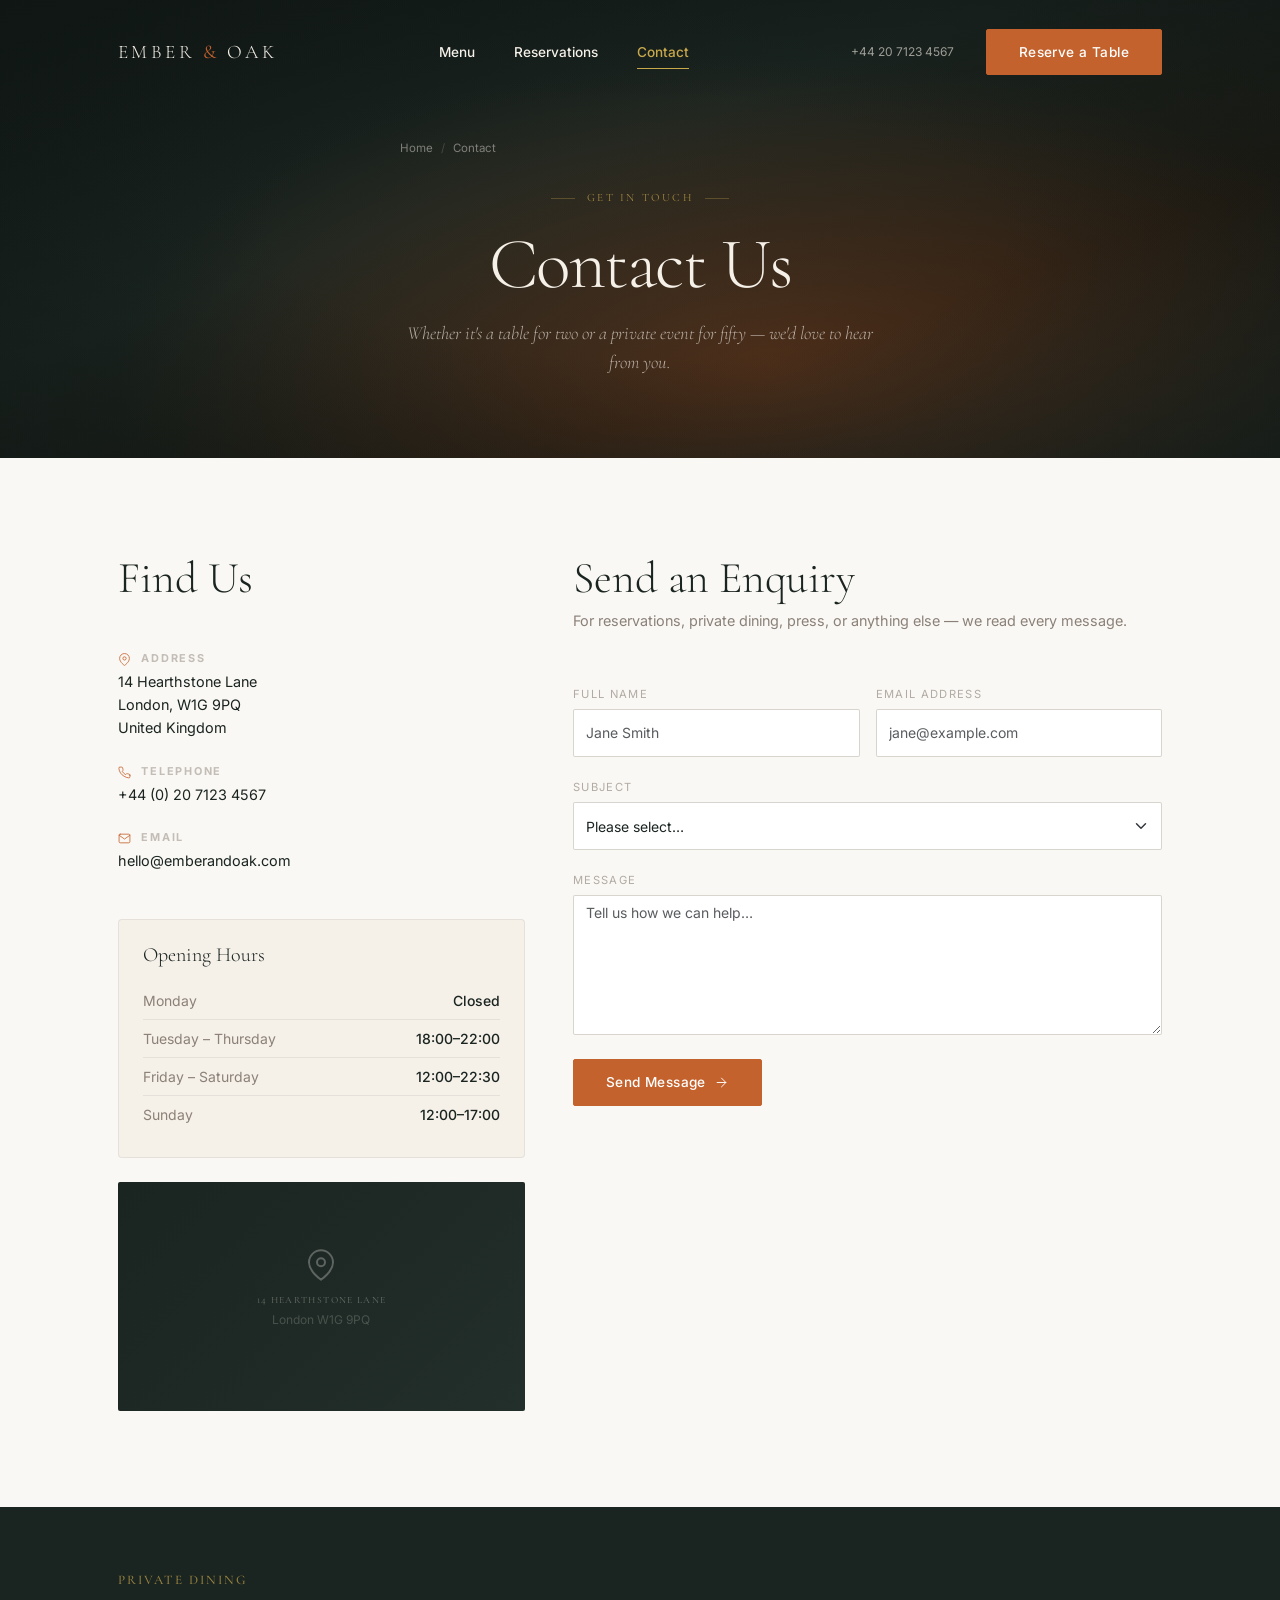
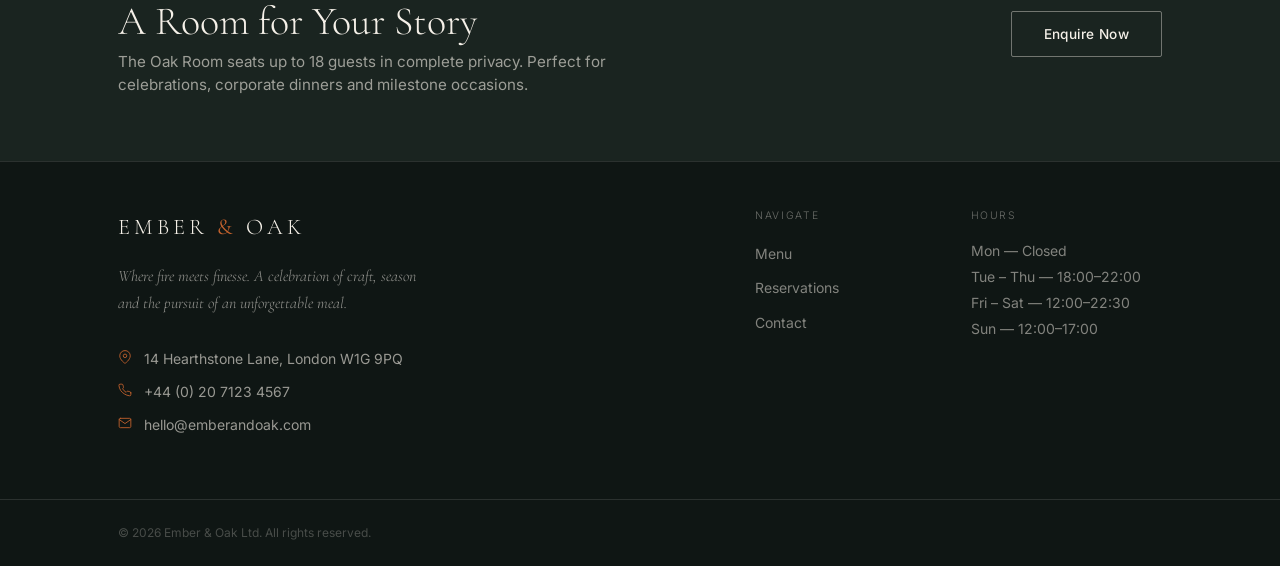
<file: contact.html>
<!DOCTYPE html>
<html lang="en">
<head>
  <meta charset="UTF-8" />
  <meta name="viewport" content="width=device-width, initial-scale=1.0" />
  <title>Contact — Ember &amp; Oak</title>
  <meta name="description" content="Get in touch with Ember &amp; Oak. Find us at 14 Hearthstone Lane, London W1G 9PQ. Enquire about private dining, events or general questions." />

  <link rel="preconnect" href="https://fonts.googleapis.com" />
  <link rel="preconnect" href="https://fonts.gstatic.com" crossorigin />
  <link href="https://fonts.googleapis.com/css2?family=Cormorant+Garamond:ital,wght@0,300;0,400;0,500;0,600;1,300;1,400&family=Inter:wght@400;500;600&display=swap" rel="stylesheet" />
  <link rel="stylesheet" href="https://cdn.jsdelivr.net/npm/bootstrap@5.3.3/dist/css/bootstrap.min.css" />
  <link rel="stylesheet" href="assets/css/style.css" />
</head>
<body>

  <a href="#main-content" class="skip-nav">Skip to content</a>

  <!-- Navigation -->
  <header id="mainNav" role="banner">
    <nav class="container-xl px-4 px-lg-5 d-flex align-items-center justify-content-between" style="height:80px;" aria-label="Primary navigation">
      <a href="index.html" class="navbar-brand">Ember <span class="ampersand">&amp;</span> Oak</a>
      <ul class="navbar-nav flex-row d-none d-lg-flex gap-1" role="list">
        <li class="nav-item"><a class="nav-link" href="menu.html">Menu</a></li>
        <li class="nav-item"><a class="nav-link" href="reservations.html">Reservations</a></li>
        <li class="nav-item"><a class="nav-link" href="contact.html" aria-current="page">Contact</a></li>
      </ul>
      <div class="d-none d-lg-flex align-items-center gap-3">
        <a href="tel:+442071234567" class="nav-phone">+44 20 7123 4567</a>
        <a href="reservations.html" class="btn btn-ember btn-sm">Reserve a Table</a>
      </div>
      <button class="navbar-toggler d-lg-none" type="button" data-bs-toggle="offcanvas" data-bs-target="#mobileNav" aria-controls="mobileNav" aria-label="Open menu">
        <span class="navbar-toggler-icon"></span>
      </button>
    </nav>
  </header>

  <div class="offcanvas offcanvas-end d-lg-none" tabindex="-1" id="mobileNav" aria-labelledby="mobileNavLabel">
    <div class="offcanvas-header">
      <span class="offcanvas-title" id="mobileNavLabel">Ember <span class="ampersand">&amp;</span> Oak</span>
      <button type="button" class="btn-close" data-bs-dismiss="offcanvas" aria-label="Close"></button>
    </div>
    <div class="offcanvas-body d-flex flex-column">
      <nav class="flex-grow-1 pt-2">
        <ul class="navbar-nav flex-column">
          <li><a class="nav-link" href="menu.html">Menu</a></li>
          <li><a class="nav-link" href="reservations.html">Reservations</a></li>
          <li><a class="nav-link" href="contact.html" aria-current="page">Contact</a></li>
        </ul>
      </nav>
      <div class="pb-4 pt-3" style="border-top:1px solid rgba(245,240,232,0.2)">
        <a href="reservations.html" class="btn btn-ember w-100 mb-3">Reserve a Table</a>
        <a href="tel:+442071234567" class="nav-phone d-flex justify-content-center">+44 20 7123 4567</a>
      </div>
    </div>
  </div>

  <main id="main-content">

    <!-- Page Hero -->
    <div class="page-hero hero-md">
      <div class="hero-content">
        <nav class="breadcrumb-nav" aria-label="Breadcrumb">
          <ol>
            <li><a href="index.html">Home</a></li>
            <li class="separator" aria-hidden="true">/</li>
            <li aria-current="page">Contact</li>
          </ol>
        </nav>
        <div class="hero-label">Get In Touch</div>
        <h1 style="font-size:clamp(2.5rem,6vw,4.5rem);">Contact Us</h1>
        <p class="hero-subtitle">
          Whether it's a table for two or a private event for fifty — we'd love to hear from you.
        </p>
      </div>
    </div>

    <!-- Content -->
    <section class="section-light section-pad" aria-labelledby="contact-heading">
      <div class="container-xl px-4 px-lg-5">
        <div class="row g-5 g-lg-6 align-items-start">

          <!-- Left: Contact info -->
          <div class="col-12 col-lg-5 animate-on-scroll from-left">

            <h2 id="contact-heading" class="font-display fw-light mb-5" style="font-size:clamp(1.75rem,3.5vw,2.75rem);color:var(--forest);">Find Us</h2>

            <dl class="contact-info mb-5">
              <div class="mb-4">
                <dt>
                  <svg width="13" height="13" viewBox="0 0 24 24" fill="none" style="color:var(--ember);margin-right:.35rem;" aria-hidden="true"><path d="M21 10c0 7-9 13-9 13s-9-6-9-13a9 9 0 1 1 18 0z" stroke="currentColor" stroke-width="1.5"/><circle cx="12" cy="10" r="3" stroke="currentColor" stroke-width="1.5"/></svg>
                  Address
                </dt>
                <dd class="mt-1" style="line-height:1.6;">
                  14 Hearthstone Lane<br />
                  London, W1G 9PQ<br />
                  United Kingdom
                </dd>
              </div>
              <div class="mb-4">
                <dt>
                  <svg width="13" height="13" viewBox="0 0 24 24" fill="none" style="color:var(--ember);margin-right:.35rem;" aria-hidden="true"><path d="M22 16.92v3a2 2 0 0 1-2.18 2 19.79 19.79 0 0 1-8.63-3.07A19.5 19.5 0 0 1 4.69 13 19.79 19.79 0 0 1 1.62 4.37 2 2 0 0 1 3.59 2h3a2 2 0 0 1 2 1.72c.127.96.361 1.903.7 2.81a2 2 0 0 1-.45 2.11L7.91 9.91a16 16 0 0 0 6 6l1.27-1.27a2 2 0 0 1 2.11-.45c.907.339 1.85.573 2.81.7A2 2 0 0 1 22 16.92z" stroke="currentColor" stroke-width="1.5" stroke-linecap="round" stroke-linejoin="round"/></svg>
                  Telephone
                </dt>
                <dd class="mt-1"><a href="tel:+442071234567">+44 (0) 20 7123 4567</a></dd>
              </div>
              <div class="mb-4">
                <dt>
                  <svg width="13" height="13" viewBox="0 0 24 24" fill="none" style="color:var(--ember);margin-right:.35rem;" aria-hidden="true"><path d="M4 4h16c1.1 0 2 .9 2 2v12c0 1.1-.9 2-2 2H4c-1.1 0-2-.9-2-2V6c0-1.1.9-2 2-2z" stroke="currentColor" stroke-width="1.5" stroke-linecap="round"/><path d="M22 6l-10 7L2 6" stroke="currentColor" stroke-width="1.5" stroke-linecap="round" stroke-linejoin="round"/></svg>
                  Email
                </dt>
                <dd class="mt-1"><a href="mailto:hello@emberandoak.com">hello@emberandoak.com</a></dd>
              </div>
            </dl>

            <!-- Hours card -->
            <div class="p-4 rounded-1 mb-4" style="background:var(--cream);border:1px solid rgba(26,36,32,.07);">
              <h3 class="font-display fw-light mb-3" style="font-size:1.25rem;color:var(--forest);">Opening Hours</h3>
              <ul style="list-style:none;margin:0;padding:0;">
                <li class="d-flex justify-content-between border-bottom py-2" style="font-size:.875rem;border-color:rgba(26,36,32,.07)!important;">
                  <span style="color:var(--stone);">Monday</span>
                  <span style="color:var(--forest);font-weight:500;">Closed</span>
                </li>
                <li class="d-flex justify-content-between border-bottom py-2" style="font-size:.875rem;border-color:rgba(26,36,32,.07)!important;">
                  <span style="color:var(--stone);">Tuesday – Thursday</span>
                  <span style="color:var(--forest);font-weight:500;">18:00–22:00</span>
                </li>
                <li class="d-flex justify-content-between border-bottom py-2" style="font-size:.875rem;border-color:rgba(26,36,32,.07)!important;">
                  <span style="color:var(--stone);">Friday – Saturday</span>
                  <span style="color:var(--forest);font-weight:500;">12:00–22:30</span>
                </li>
                <li class="d-flex justify-content-between py-2" style="font-size:.875rem;">
                  <span style="color:var(--stone);">Sunday</span>
                  <span style="color:var(--forest);font-weight:500;">12:00–17:00</span>
                </li>
              </ul>
            </div>

            <!-- Map placeholder -->
            <div class="map-placeholder" role="img" aria-label="Map showing restaurant location at 14 Hearthstone Lane, London">
              <div class="text-center">
                <svg width="32" height="32" viewBox="0 0 24 24" fill="none" style="color:rgba(245,240,232,.3);margin-bottom:.75rem;" aria-hidden="true">
                  <path d="M21 10c0 7-9 13-9 13s-9-6-9-13a9 9 0 1 1 18 0z" stroke="currentColor" stroke-width="1.5"/>
                  <circle cx="12" cy="10" r="3" stroke="currentColor" stroke-width="1.5"/>
                </svg>
                <p class="label-caps mb-1" style="font-size:.6rem;color:rgba(245,240,232,.3);letter-spacing:.14em;">14 Hearthstone Lane</p>
                <p style="font-size:.75rem;color:rgba(245,240,232,.2);">London W1G 9PQ</p>
              </div>
            </div>

          </div>

          <!-- Right: Enquiry form -->
          <div class="col-12 col-lg-7 animate-on-scroll from-right">

            <h2 class="font-display fw-light mb-2" style="font-size:clamp(1.75rem,3.5vw,2.75rem);color:var(--forest);">Send an Enquiry</h2>
            <p class="mb-5" style="font-size:.9rem;color:var(--stone);">
              For reservations, private dining, press, or anything else — we read every message.
            </p>

            <form id="contactForm" class="contact-form" aria-label="Contact enquiry form" novalidate>

              <div class="row g-3 mb-3">
                <div class="col-12 col-sm-6">
                  <label for="ct-name" class="form-label">Full Name</label>
                  <input id="ct-name" type="text" class="form-control" placeholder="Jane Smith" required aria-required="true" autocomplete="name" />
                </div>
                <div class="col-12 col-sm-6">
                  <label for="ct-email" class="form-label">Email Address</label>
                  <input id="ct-email" type="email" class="form-control" placeholder="jane@example.com" required aria-required="true" autocomplete="email" />
                </div>
              </div>

              <div class="mb-3">
                <label for="ct-subject" class="form-label">Subject</label>
                <select id="ct-subject" class="form-select form-control" aria-required="true">
                  <option value="">Please select…</option>
                  <option>Table reservation</option>
                  <option>Private dining enquiry</option>
                  <option>Corporate event</option>
                  <option>Press &amp; media</option>
                  <option>General question</option>
                  <option>Feedback</option>
                </select>
              </div>

              <div class="mb-4">
                <label for="ct-message" class="form-label">Message</label>
                <textarea id="ct-message" class="form-control" rows="6" placeholder="Tell us how we can help…" required aria-required="true"></textarea>
              </div>

              <button type="submit" class="btn btn-ember d-flex align-items-center gap-2">
                <span class="btn-text">Send Message</span>
                <span class="btn-spinner d-none">
                  <svg class="spin" width="16" height="16" viewBox="0 0 24 24" fill="none" aria-hidden="true"><circle cx="12" cy="12" r="10" stroke="currentColor" stroke-width="3" opacity=".25"/><path d="M12 2a10 10 0 0 1 10 10" stroke="currentColor" stroke-width="3" stroke-linecap="round"/></svg>
                </span>
                <svg width="15" height="15" viewBox="0 0 24 24" fill="none" aria-hidden="true"><path d="M5 12h14M12 5l7 7-7 7" stroke="currentColor" stroke-width="1.5" stroke-linecap="round" stroke-linejoin="round"/></svg>
              </button>
            </form>

            <!-- Success -->
            <div id="contactSuccess" class="success-state" style="display:none;" role="alert" aria-live="polite">
              <div class="success-icon">
                <svg width="24" height="24" viewBox="0 0 24 24" fill="none" aria-hidden="true">
                  <path d="M5 13l4 4L19 7" stroke="var(--ember)" stroke-width="2" stroke-linecap="round" stroke-linejoin="round"/>
                </svg>
              </div>
              <h3 class="font-display fw-light" style="font-size:1.75rem;color:var(--forest);margin-bottom:.75rem;">Message Sent</h3>
              <p style="color:var(--stone);font-size:1rem;">
                Thank you for getting in touch. We aim to respond within 24 hours.
              </p>
              <a href="reservations.html" class="btn btn-outline-forest mt-3">Reserve a Table</a>
            </div>

          </div>
        </div>
      </div>
    </section>

    <!-- Private dining strip -->
    <section class="section-dark section-pad-sm" aria-label="Private dining">
      <div class="container-xl px-4 px-lg-5">
        <div class="row align-items-center g-4 animate-on-scroll">
          <div class="col-12 col-md-8">
            <span class="label-caps d-block mb-2" style="color:rgba(201,168,76,.7);">Private Dining</span>
            <h2 class="font-display fw-light text-cream mb-2" style="font-size:clamp(1.5rem,3.5vw,2.5rem);">A Room for Your Story</h2>
            <p style="color:rgba(245,240,232,.6);font-size:.95rem;max-width:520px;margin:0;">
              The Oak Room seats up to 18 guests in complete privacy. Perfect for celebrations,
              corporate dinners and milestone occasions.
            </p>
          </div>
          <div class="col-12 col-md-4 text-md-end">
            <a href="mailto:hello@emberandoak.com" class="btn btn-outline-cream">Enquire Now</a>
          </div>
        </div>
      </div>
    </section>

  </main>

  <!-- Footer -->
  <footer id="siteFooter" role="contentinfo">
    <div class="container-xl px-4 px-lg-5 py-5">
      <div class="row g-5">
        <div class="col-12 col-md-7">
          <a href="index.html" class="footer-brand">Ember <span class="ampersand">&amp;</span> Oak</a>
          <p class="footer-tagline">Where fire meets finesse. A celebration of craft, season and the pursuit of an unforgettable meal.</p>
          <address class="not-italic footer-contact">
            <span>
              <svg width="14" height="14" viewBox="0 0 24 24" fill="none" aria-hidden="true"><path d="M21 10c0 7-9 13-9 13s-9-6-9-13a9 9 0 1 1 18 0z" stroke="currentColor" stroke-width="1.5"/><circle cx="12" cy="10" r="3" stroke="currentColor" stroke-width="1.5"/></svg>
              14 Hearthstone Lane, London W1G 9PQ
            </span>
            <a href="tel:+442071234567">
              <svg width="14" height="14" viewBox="0 0 24 24" fill="none" aria-hidden="true"><path d="M22 16.92v3a2 2 0 0 1-2.18 2 19.79 19.79 0 0 1-8.63-3.07A19.5 19.5 0 0 1 4.69 13 19.79 19.79 0 0 1 1.62 4.37 2 2 0 0 1 3.59 2h3a2 2 0 0 1 2 1.72c.127.96.361 1.903.7 2.81a2 2 0 0 1-.45 2.11L7.91 9.91a16 16 0 0 0 6 6l1.27-1.27a2 2 0 0 1 2.11-.45c.907.339 1.85.573 2.81.7A2 2 0 0 1 22 16.92z" stroke="currentColor" stroke-width="1.5" stroke-linecap="round" stroke-linejoin="round"/></svg>
              +44 (0) 20 7123 4567
            </a>
            <a href="mailto:hello@emberandoak.com">
              <svg width="14" height="14" viewBox="0 0 24 24" fill="none" aria-hidden="true"><path d="M4 4h16c1.1 0 2 .9 2 2v12c0 1.1-.9 2-2 2H4c-1.1 0-2-.9-2-2V6c0-1.1.9-2 2-2z" stroke="currentColor" stroke-width="1.5" stroke-linecap="round"/><path d="M22 6l-10 7L2 6" stroke="currentColor" stroke-width="1.5" stroke-linecap="round" stroke-linejoin="round"/></svg>
              hello@emberandoak.com
            </a>
          </address>
        </div>
        <div class="col-12 col-md-5">
          <div class="row g-4">
            <div class="col-6">
              <h3 class="footer-nav-title">Navigate</h3>
              <ul class="footer-links">
                <li><a href="menu.html">Menu</a></li>
                <li><a href="reservations.html">Reservations</a></li>
                <li><a href="contact.html">Contact</a></li>
              </ul>
            </div>
            <div class="col-6">
              <h3 class="footer-nav-title">Hours</h3>
              <ul class="footer-hours">
                <li>Mon — Closed</li>
                <li>Tue – Thu — 18:00–22:00</li>
                <li>Fri – Sat — 12:00–22:30</li>
                <li>Sun — 12:00–17:00</li>
              </ul>
            </div>
          </div>
        </div>
      </div>
    </div>
    <div class="footer-bottom">
      <div class="container-xl px-4 px-lg-5">
        <p>&copy; 2026 Ember &amp; Oak Ltd. All rights reserved.</p>
      </div>
    </div>
  </footer>

  <script src="https://cdn.jsdelivr.net/npm/bootstrap@5.3.3/dist/js/bootstrap.bundle.min.js"></script>
  <script src="assets/js/main.js"></script>
  <style>
    .spin { animation: spinIt 1s linear infinite; }
    @keyframes spinIt { to { transform: rotate(360deg); } }
  </style>

</body>
</html>
</file>
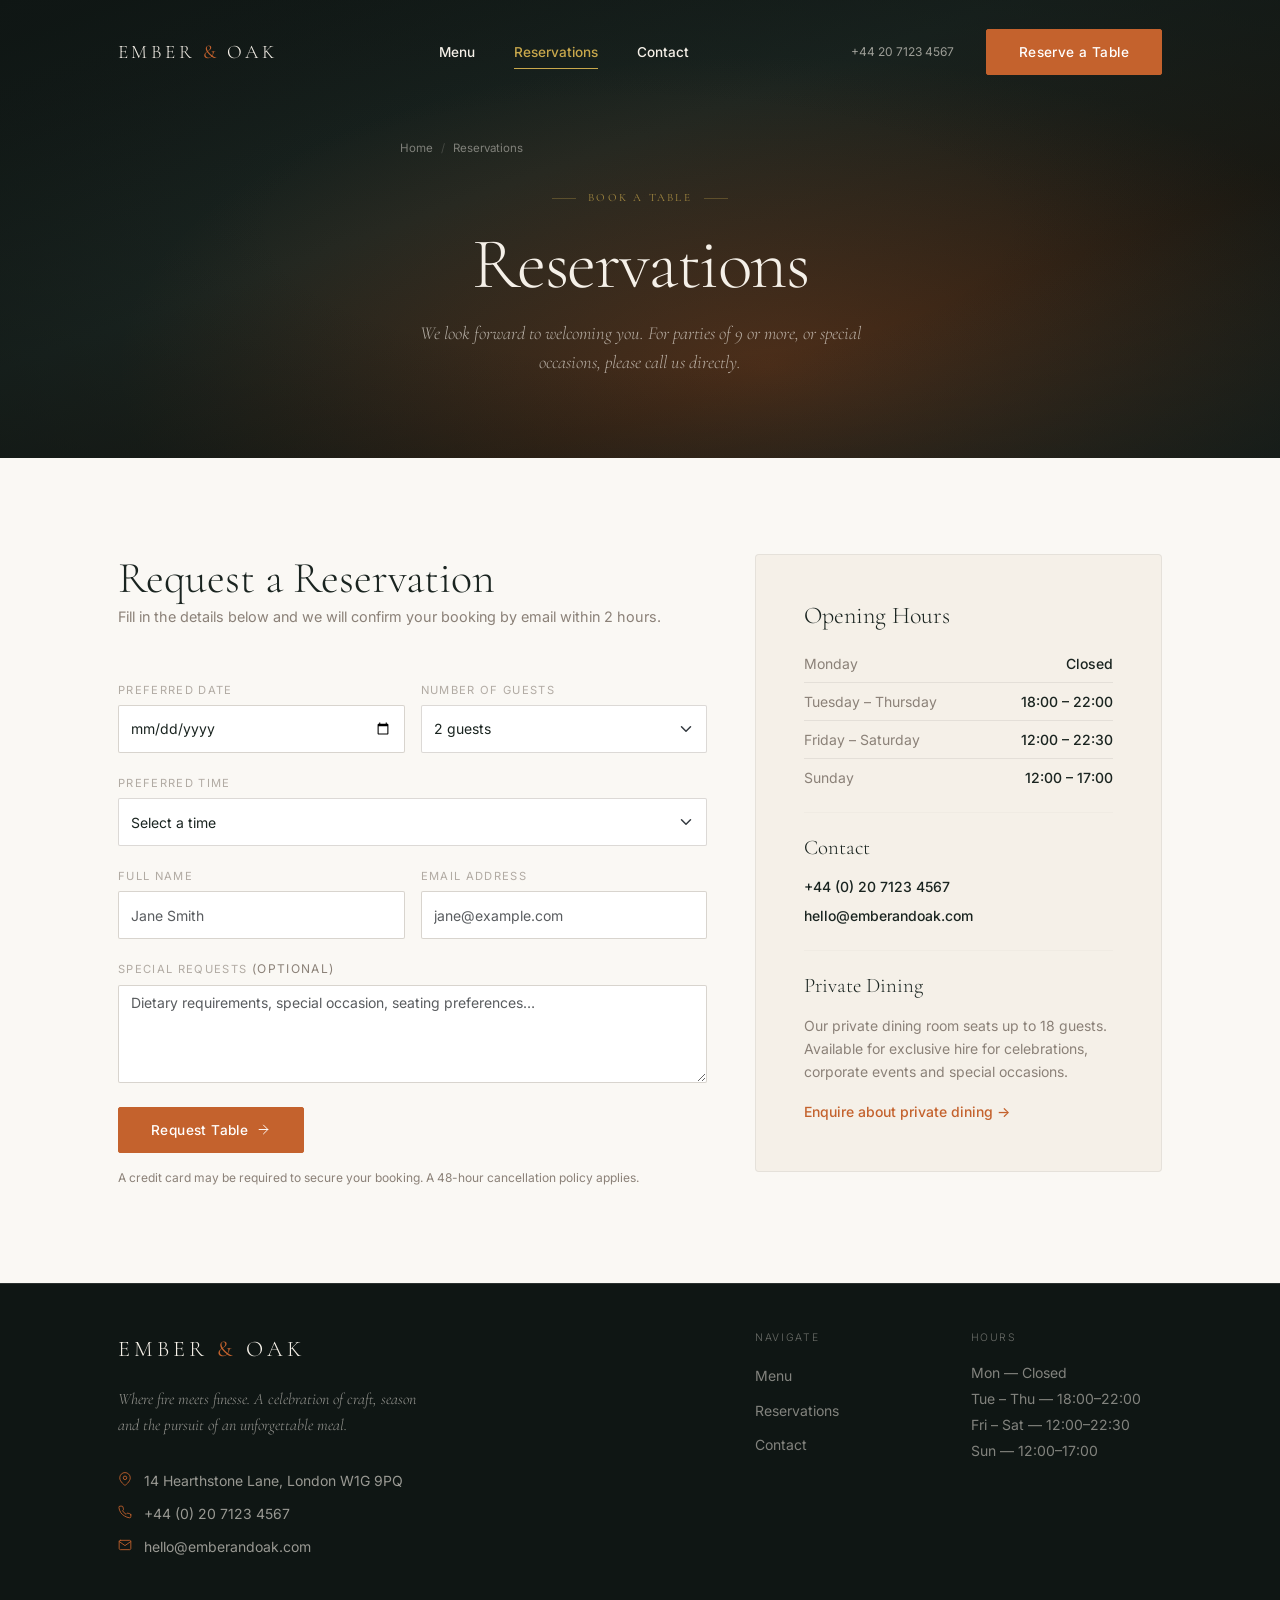
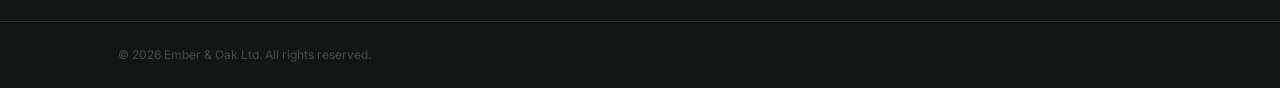
<file: reservations.html>
<!DOCTYPE html>
<html lang="en">
<head>
  <meta charset="UTF-8" />
  <meta name="viewport" content="width=device-width, initial-scale=1.0" />
  <title>Reservations — Ember &amp; Oak</title>
  <meta name="description" content="Reserve a table at Ember &amp; Oak. Book online or call us directly. Fine dining in London — open Tuesday to Sunday." />

  <link rel="preconnect" href="https://fonts.googleapis.com" />
  <link rel="preconnect" href="https://fonts.gstatic.com" crossorigin />
  <link href="https://fonts.googleapis.com/css2?family=Cormorant+Garamond:ital,wght@0,300;0,400;0,500;0,600;1,300;1,400&family=Inter:wght@400;500;600&display=swap" rel="stylesheet" />
  <link rel="stylesheet" href="https://cdn.jsdelivr.net/npm/bootstrap@5.3.3/dist/css/bootstrap.min.css" />
  <link rel="stylesheet" href="assets/css/style.css" />
</head>
<body>

  <a href="#main-content" class="skip-nav">Skip to content</a>

  <!-- ── Navigation ────────────────────────────────────────── -->
  <header id="mainNav" role="banner">
    <nav class="container-xl px-4 px-lg-5 d-flex align-items-center justify-content-between" style="height:80px;" aria-label="Primary navigation">
      <a href="index.html" class="navbar-brand">Ember <span class="ampersand">&amp;</span> Oak</a>
      <ul class="navbar-nav flex-row d-none d-lg-flex gap-1" role="list">
        <li class="nav-item"><a class="nav-link" href="menu.html">Menu</a></li>
        <li class="nav-item"><a class="nav-link" href="reservations.html" aria-current="page">Reservations</a></li>
        <li class="nav-item"><a class="nav-link" href="contact.html">Contact</a></li>
      </ul>
      <div class="d-none d-lg-flex align-items-center gap-3">
        <a href="tel:+442071234567" class="nav-phone">+44 20 7123 4567</a>
        <a href="reservations.html" class="btn btn-ember btn-sm">Reserve a Table</a>
      </div>
      <button class="navbar-toggler d-lg-none" type="button" data-bs-toggle="offcanvas" data-bs-target="#mobileNav" aria-controls="mobileNav" aria-label="Open menu">
        <span class="navbar-toggler-icon"></span>
      </button>
    </nav>
  </header>

  <div class="offcanvas offcanvas-end d-lg-none" tabindex="-1" id="mobileNav" aria-labelledby="mobileNavLabel">
    <div class="offcanvas-header">
      <span class="offcanvas-title" id="mobileNavLabel">Ember <span class="ampersand">&amp;</span> Oak</span>
      <button type="button" class="btn-close" data-bs-dismiss="offcanvas" aria-label="Close"></button>
    </div>
    <div class="offcanvas-body d-flex flex-column">
      <nav class="flex-grow-1 pt-2">
        <ul class="navbar-nav flex-column">
          <li><a class="nav-link" href="menu.html">Menu</a></li>
          <li><a class="nav-link" href="reservations.html" aria-current="page">Reservations</a></li>
          <li><a class="nav-link" href="contact.html">Contact</a></li>
        </ul>
      </nav>
      <div class="pb-4 pt-3" style="border-top:1px solid rgba(245,240,232,0.2)">
        <a href="reservations.html" class="btn btn-ember w-100 mb-3">Reserve a Table</a>
        <a href="tel:+442071234567" class="nav-phone d-flex justify-content-center">+44 20 7123 4567</a>
      </div>
    </div>
  </div>

  <main id="main-content">

    <!-- Page Hero -->
    <div class="page-hero hero-md">
      <div class="hero-content">
        <nav class="breadcrumb-nav" aria-label="Breadcrumb">
          <ol>
            <li><a href="index.html">Home</a></li>
            <li class="separator" aria-hidden="true">/</li>
            <li aria-current="page">Reservations</li>
          </ol>
        </nav>
        <div class="hero-label">Book a Table</div>
        <h1 style="font-size:clamp(2.5rem,6vw,4.5rem);">Reservations</h1>
        <p class="hero-subtitle">
          We look forward to welcoming you. For parties of 9 or more, or special occasions, please call us directly.
        </p>
      </div>
    </div>

    <!-- Form section -->
    <section class="section-light section-pad" aria-labelledby="res-form-heading">
      <div class="container-xl px-4 px-lg-5">
        <div class="row g-5 g-lg-6 align-items-start">

          <!-- Left: Form -->
          <div class="col-12 col-lg-7 animate-on-scroll">

            <div id="reservationFormWrap">
              <h2 id="res-form-heading" class="font-display fw-light mb-1" style="font-size:clamp(1.75rem,3.5vw,2.75rem);color:var(--forest);">
                Request a Reservation
              </h2>
              <p class="mb-5" style="font-size:.9rem;color:var(--stone);">
                Fill in the details below and we will confirm your booking by email within 2 hours.
              </p>

              <form id="reservationForm" class="res-page-form" aria-label="Reservation request form" novalidate>

                <!-- Date + Guests -->
                <div class="row g-3 mb-3">
                  <div class="col-12 col-sm-6">
                    <label for="res-date" class="form-label">Preferred Date</label>
                    <input id="res-date" type="date" class="form-control" required data-min-today aria-required="true" />
                  </div>
                  <div class="col-12 col-sm-6">
                    <label for="res-guests" class="form-label">Number of Guests</label>
                    <select id="res-guests" class="form-select" aria-required="true">
                      <option>1 guest</option>
                      <option selected>2 guests</option>
                      <option>3 guests</option>
                      <option>4 guests</option>
                      <option>5 guests</option>
                      <option>6 guests</option>
                      <option>7 guests</option>
                      <option>8 or more — please call us</option>
                    </select>
                  </div>
                </div>

                <!-- Time -->
                <div class="mb-3">
                  <label for="res-time" class="form-label">Preferred Time</label>
                  <select id="res-time" class="form-select" required aria-required="true">
                    <option value="">Select a time</option>
                    <optgroup label="Lunch (Fri – Sun)">
                      <option>12:00</option><option>12:30</option><option>13:00</option><option>13:30</option><option>14:00</option>
                    </optgroup>
                    <optgroup label="Dinner">
                      <option>18:00</option><option>18:30</option><option>19:00</option><option>19:30</option><option>20:00</option><option>20:30</option><option>21:00</option>
                    </optgroup>
                  </select>
                </div>

                <!-- Name + Email -->
                <div class="row g-3 mb-3">
                  <div class="col-12 col-sm-6">
                    <label for="res-name" class="form-label">Full Name</label>
                    <input id="res-name" type="text" class="form-control" placeholder="Jane Smith" required aria-required="true" autocomplete="name" />
                  </div>
                  <div class="col-12 col-sm-6">
                    <label for="res-email" class="form-label">Email Address</label>
                    <input id="res-email" type="email" class="form-control" placeholder="jane@example.com" required aria-required="true" autocomplete="email" />
                  </div>
                </div>

                <!-- Notes -->
                <div class="mb-4">
                  <label for="res-notes" class="form-label">
                    Special Requests <span style="color:var(--stone);font-size:.75rem;">(optional)</span>
                  </label>
                  <textarea id="res-notes" class="form-control" rows="4" placeholder="Dietary requirements, special occasion, seating preferences…" aria-label="Special requests"></textarea>
                </div>

                <button type="submit" class="btn btn-ember d-flex align-items-center gap-2">
                  <span class="btn-text">Request Table</span>
                  <span class="btn-spinner d-none">
                    <svg class="spin" width="16" height="16" viewBox="0 0 24 24" fill="none" aria-hidden="true"><circle cx="12" cy="12" r="10" stroke="currentColor" stroke-width="3" opacity=".25"/><path d="M12 2a10 10 0 0 1 10 10" stroke="currentColor" stroke-width="3" stroke-linecap="round"/></svg>
                  </span>
                  <svg width="15" height="15" viewBox="0 0 24 24" fill="none" aria-hidden="true"><path d="M5 12h14M12 5l7 7-7 7" stroke="currentColor" stroke-width="1.5" stroke-linecap="round" stroke-linejoin="round"/></svg>
                </button>

                <p class="mt-3 mb-0" style="font-size:.75rem;color:var(--stone);">
                  A credit card may be required to secure your booking. A 48-hour cancellation policy applies.
                </p>
              </form>
            </div>

            <!-- Success -->
            <div id="reservationSuccess" class="success-state" style="display:none;" role="alert" aria-live="polite">
              <div class="success-icon">
                <svg width="24" height="24" viewBox="0 0 24 24" fill="none" aria-hidden="true">
                  <path d="M5 13l4 4L19 7" stroke="var(--ember)" stroke-width="2" stroke-linecap="round" stroke-linejoin="round"/>
                </svg>
              </div>
              <h3 class="font-display fw-light" style="font-size:1.75rem;color:var(--forest);margin-bottom:.75rem;">Reservation Requested</h3>
              <p style="color:var(--stone);font-size:1rem;">
                Thank you — we'll send a confirmation to your email within 2 hours. We look forward to welcoming you.
              </p>
              <a href="menu.html" class="btn btn-outline-forest mt-3">Browse the Menu</a>
            </div>

          </div>

          <!-- Right: Info -->
          <div class="col-12 col-lg-5 animate-on-scroll from-right">
            <div class="p-4 p-md-5 rounded-1" style="background:var(--cream);border:1px solid rgba(26,36,32,.07);">
              <h3 class="font-display fw-light mb-4" style="font-size:1.5rem;color:var(--forest);">Opening Hours</h3>
              <dl style="margin:0;">
                <div class="d-flex justify-content-between align-items-baseline border-bottom pb-2 mb-2" style="border-color:rgba(26,36,32,.08)!important;">
                  <dt style="font-size:.875rem;color:var(--stone);font-weight:400;">Monday</dt>
                  <dd style="margin:0;font-size:.875rem;color:var(--forest);font-weight:500;">Closed</dd>
                </div>
                <div class="d-flex justify-content-between align-items-baseline border-bottom pb-2 mb-2" style="border-color:rgba(26,36,32,.08)!important;">
                  <dt style="font-size:.875rem;color:var(--stone);font-weight:400;">Tuesday – Thursday</dt>
                  <dd style="margin:0;font-size:.875rem;color:var(--forest);font-weight:500;">18:00 – 22:00</dd>
                </div>
                <div class="d-flex justify-content-between align-items-baseline border-bottom pb-2 mb-2" style="border-color:rgba(26,36,32,.08)!important;">
                  <dt style="font-size:.875rem;color:var(--stone);font-weight:400;">Friday – Saturday</dt>
                  <dd style="margin:0;font-size:.875rem;color:var(--forest);font-weight:500;">12:00 – 22:30</dd>
                </div>
                <div class="d-flex justify-content-between align-items-baseline">
                  <dt style="font-size:.875rem;color:var(--stone);font-weight:400;">Sunday</dt>
                  <dd style="margin:0;font-size:.875rem;color:var(--forest);font-weight:500;">12:00 – 17:00</dd>
                </div>
              </dl>

              <hr style="border-color:rgba(26,36,32,.08);margin:1.5rem 0;" />

              <h3 class="font-display fw-light mb-3" style="font-size:1.3rem;color:var(--forest);">Contact</h3>
              <p style="font-size:.875rem;color:var(--stone);margin-bottom:.5rem;">
                <a href="tel:+442071234567" style="color:var(--forest);text-decoration:none;font-weight:500;">+44 (0) 20 7123 4567</a>
              </p>
              <p style="font-size:.875rem;color:var(--stone);margin-bottom:0;">
                <a href="mailto:hello@emberandoak.com" style="color:var(--forest);text-decoration:none;font-weight:500;">hello@emberandoak.com</a>
              </p>

              <hr style="border-color:rgba(26,36,32,.08);margin:1.5rem 0;" />

              <h3 class="font-display fw-light mb-3" style="font-size:1.3rem;color:var(--forest);">Private Dining</h3>
              <p style="font-size:.875rem;color:var(--stone);line-height:1.65;">
                Our private dining room seats up to 18 guests. Available for exclusive hire for celebrations,
                corporate events and special occasions.
              </p>
              <a href="contact.html" style="font-size:.875rem;font-weight:500;color:var(--ember);text-decoration:none;">
                Enquire about private dining →
              </a>
            </div>
          </div>

        </div>
      </div>
    </section>

  </main>

  <!-- Footer -->
  <footer id="siteFooter" role="contentinfo">
    <div class="container-xl px-4 px-lg-5 py-5">
      <div class="row g-5">
        <div class="col-12 col-md-7">
          <a href="index.html" class="footer-brand">Ember <span class="ampersand">&amp;</span> Oak</a>
          <p class="footer-tagline">Where fire meets finesse. A celebration of craft, season and the pursuit of an unforgettable meal.</p>
          <address class="not-italic footer-contact">
            <span>
              <svg width="14" height="14" viewBox="0 0 24 24" fill="none" aria-hidden="true"><path d="M21 10c0 7-9 13-9 13s-9-6-9-13a9 9 0 1 1 18 0z" stroke="currentColor" stroke-width="1.5"/><circle cx="12" cy="10" r="3" stroke="currentColor" stroke-width="1.5"/></svg>
              14 Hearthstone Lane, London W1G 9PQ
            </span>
            <a href="tel:+442071234567">
              <svg width="14" height="14" viewBox="0 0 24 24" fill="none" aria-hidden="true"><path d="M22 16.92v3a2 2 0 0 1-2.18 2 19.79 19.79 0 0 1-8.63-3.07A19.5 19.5 0 0 1 4.69 13 19.79 19.79 0 0 1 1.62 4.37 2 2 0 0 1 3.59 2h3a2 2 0 0 1 2 1.72c.127.96.361 1.903.7 2.81a2 2 0 0 1-.45 2.11L7.91 9.91a16 16 0 0 0 6 6l1.27-1.27a2 2 0 0 1 2.11-.45c.907.339 1.85.573 2.81.7A2 2 0 0 1 22 16.92z" stroke="currentColor" stroke-width="1.5" stroke-linecap="round" stroke-linejoin="round"/></svg>
              +44 (0) 20 7123 4567
            </a>
            <a href="mailto:hello@emberandoak.com">
              <svg width="14" height="14" viewBox="0 0 24 24" fill="none" aria-hidden="true"><path d="M4 4h16c1.1 0 2 .9 2 2v12c0 1.1-.9 2-2 2H4c-1.1 0-2-.9-2-2V6c0-1.1.9-2 2-2z" stroke="currentColor" stroke-width="1.5" stroke-linecap="round"/><path d="M22 6l-10 7L2 6" stroke="currentColor" stroke-width="1.5" stroke-linecap="round" stroke-linejoin="round"/></svg>
              hello@emberandoak.com
            </a>
          </address>
        </div>
        <div class="col-12 col-md-5">
          <div class="row g-4">
            <div class="col-6">
              <h3 class="footer-nav-title">Navigate</h3>
              <ul class="footer-links">
                <li><a href="menu.html">Menu</a></li>
                <li><a href="reservations.html">Reservations</a></li>
                <li><a href="contact.html">Contact</a></li>
              </ul>
            </div>
            <div class="col-6">
              <h3 class="footer-nav-title">Hours</h3>
              <ul class="footer-hours">
                <li>Mon — Closed</li>
                <li>Tue – Thu — 18:00–22:00</li>
                <li>Fri – Sat — 12:00–22:30</li>
                <li>Sun — 12:00–17:00</li>
              </ul>
            </div>
          </div>
        </div>
      </div>
    </div>
    <div class="footer-bottom">
      <div class="container-xl px-4 px-lg-5">
        <p>&copy; 2026 Ember &amp; Oak Ltd. All rights reserved.</p>
      </div>
    </div>
  </footer>

  <script src="https://cdn.jsdelivr.net/npm/bootstrap@5.3.3/dist/js/bootstrap.bundle.min.js"></script>
  <script src="assets/js/main.js"></script>
  <style>
    .spin { animation: spinIt 1s linear infinite; }
    @keyframes spinIt { to { transform: rotate(360deg); } }
  </style>

</body>
</html>
</file>
<file: assets/css/style.css>
/* ============================================================
   EMBER & OAK — style.css
   ============================================================ */

/* ── 1. Variables ─────────────────────────────────────────── */
:root {
  --forest:      #1A2420;
  --charcoal:    #2C3333;
  --midnight:    #0F1614;
  --ember:       #C4622D;
  --ember-light: #D4784A;
  --gold:        #C9A84C;
  --gold-light:  #D9BC72;
  --cream:       #F5F0E8;
  --offwhite:    #FAF8F4;
  --stone:       #8B8178;
  --slate:       #4A5568;

  --font-display: 'Cormorant Garamond', Georgia, serif;
  --font-body:    'Inter', system-ui, sans-serif;

  --ease:      cubic-bezier(0.25, 0.46, 0.45, 0.94);
  --ease-out:  cubic-bezier(0.19, 1, 0.22, 1);
}

/* Bootstrap overrides */
:root {
  --bs-body-bg:          var(--offwhite);
  --bs-body-color:       var(--slate);
  --bs-body-font-family: var(--font-body);
  --bs-link-color:       var(--ember);
  --bs-link-hover-color: var(--ember-light);
  --bs-border-radius:    2px;
  --bs-btn-border-radius: 2px;
}

/* ── 2. Base ──────────────────────────────────────────────── */
*, *::before, *::after { box-sizing: border-box; }

html {
  scroll-behavior: smooth;
  -webkit-font-smoothing: antialiased;
  -moz-osx-font-smoothing: grayscale;
}

body {
  font-family: var(--font-body);
  background-color: var(--offwhite);
  color: var(--slate);
  overflow-x: hidden;
}

img { max-width: 100%; height: auto; display: block; }

::selection { background-color: var(--ember); color: #fff; }

::-webkit-scrollbar        { width: 5px; }
::-webkit-scrollbar-track  { background: var(--midnight); }
::-webkit-scrollbar-thumb  { background: var(--ember); border-radius: 3px; }

:focus-visible {
  outline: 2px solid var(--ember);
  outline-offset: 3px;
  border-radius: 2px;
}

/* ── 3. Typography ────────────────────────────────────────── */
.font-display { font-family: var(--font-display); }

h1, h2, h3, h4,
.display-heading {
  font-family: var(--font-display);
  font-weight: 300;
  line-height: 1.1;
}

.label-caps {
  font-family: var(--font-display);
  font-variant: small-caps;
  font-size: 0.82rem;
  letter-spacing: 0.16em;
  text-transform: uppercase;
  font-weight: 500;
}

.text-ember  { color: var(--ember) !important; }
.text-gold   { color: var(--gold) !important; }
.text-cream  { color: var(--cream) !important; }
.text-stone  { color: var(--stone) !important; }
.text-forest { color: var(--forest) !important; }

/* ── 4. Section Backgrounds ───────────────────────────────── */
.section-light    { background-color: var(--offwhite); }
.section-cream-bg { background-color: var(--cream); }
.section-dark     { background-color: var(--forest); }
.section-midnight { background-color: var(--midnight); }

.section-pad   { padding: 96px 0; }
.section-pad-sm { padding: 64px 0; }

@media (max-width: 768px) {
  .section-pad   { padding: 64px 0; }
  .section-pad-sm { padding: 48px 0; }
}

/* ── 5. Buttons ───────────────────────────────────────────── */
.btn-ember {
  background-color: var(--ember);
  border-color: var(--ember);
  color: #fff;
  font-family: var(--font-body);
  font-weight: 500;
  font-size: 0.85rem;
  letter-spacing: 0.03em;
  padding: 0.75rem 2rem;
  border-radius: 2px;
  transition: background-color 0.3s var(--ease), border-color 0.3s var(--ease), transform 0.15s;
}
.btn-ember:hover  { background-color: var(--ember-light); border-color: var(--ember-light); color: #fff; }
.btn-ember:active { transform: scale(0.97); }

.btn-outline-cream {
  background: transparent;
  border: 1px solid rgba(245,240,232,0.4);
  color: var(--cream);
  font-family: var(--font-body);
  font-weight: 500;
  font-size: 0.85rem;
  letter-spacing: 0.03em;
  padding: 0.75rem 2rem;
  border-radius: 2px;
  transition: border-color 0.3s var(--ease), background-color 0.3s var(--ease), transform 0.15s;
}
.btn-outline-cream:hover  { border-color: var(--cream); background-color: rgba(245,240,232,0.06); color: var(--cream); }
.btn-outline-cream:active { transform: scale(0.97); }

.btn-outline-forest {
  background: transparent;
  border: 1px solid rgba(26,36,32,0.2);
  color: var(--forest);
  font-family: var(--font-body);
  font-weight: 500;
  font-size: 0.85rem;
  padding: 0.75rem 2rem;
  border-radius: 2px;
  transition: all 0.3s var(--ease);
}
.btn-outline-forest:hover { background-color: var(--forest); color: var(--cream); border-color: var(--forest); }

/* ── 6. Ornament Divider ──────────────────────────────────── */
.ornament-divider {
  display: flex;
  align-items: center;
  gap: 0.75rem;
}
.ornament-divider::before,
.ornament-divider::after {
  content: '';
  flex: 1;
  max-width: 64px;
  height: 1px;
  background: currentColor;
  opacity: 0.3;
}
.ornament-divider.center { justify-content: center; }

.section-rule {
  width: 48px;
  height: 1px;
  background-color: var(--ember);
  opacity: 0.4;
  margin-top: 1rem;
}
.section-rule.mx-auto { margin-left: auto; margin-right: auto; }

/* ── 7. Skip Navigation ───────────────────────────────────── */
.skip-nav {
  position: absolute;
  top: -100%;
  left: 1rem;
  z-index: 9999;
  padding: 0.6rem 1.25rem;
  background: var(--ember);
  color: #fff;
  font-size: 0.8rem;
  font-weight: 600;
  text-decoration: none;
  border-radius: 0 0 4px 4px;
  transition: top 0.2s;
}
.skip-nav:focus { top: 0; color: #fff; }

/* ── 8. Navigation ────────────────────────────────────────── */
#mainNav {
  position: fixed;
  top: 0;
  width: 100%;
  z-index: 1000;
  transition: background-color 0.5s var(--ease), box-shadow 0.5s var(--ease), backdrop-filter 0.5s;
  background-color: transparent;
  padding: 0.75rem 0;
}
#mainNav.scrolled {
  background-color: rgba(26, 36, 32, 0.97);
  backdrop-filter: blur(10px);
  -webkit-backdrop-filter: blur(10px);
  box-shadow: 0 4px 30px rgba(15, 22, 20, 0.35);
  padding: 0.5rem 0;
}

.navbar-brand {
  font-family: var(--font-display);
  font-weight: 300;
  font-size: 1.2rem;
  letter-spacing: 0.18em;
  text-transform: uppercase;
  color: var(--cream) !important;
  transition: color 0.3s;
}
.navbar-brand:hover { color: var(--gold) !important; }
.navbar-brand .ampersand { color: var(--ember); font-weight: 400; }

.navbar-nav .nav-link {
  font-family: var(--font-body);
  font-size: 0.85rem;
  font-weight: 500;
  color: var(--cream) !important;
  padding: 0.4rem 0 !important;
  margin: 0 1.1rem;
  position: relative;
  transition: color 0.2s;
}
.navbar-nav .nav-link::after {
  content: '';
  position: absolute;
  bottom: 0;
  left: 0;
  width: 0;
  height: 1px;
  background: currentColor;
  transition: width 0.3s var(--ease);
}
.navbar-nav .nav-link:hover { color: var(--gold) !important; }
.navbar-nav .nav-link:hover::after { width: 100%; }

.nav-phone {
  font-family: var(--font-body);
  font-size: 0.75rem;
  color: rgba(245,240,232,0.6);
  text-decoration: none;
  transition: color 0.2s;
  margin-right: 1rem;
}
.nav-phone:hover { color: var(--cream); }

/* Hamburger */
.navbar-toggler {
  border: none;
  padding: 0.25rem;
  color: var(--cream);
}
.navbar-toggler:focus { box-shadow: none; outline: 2px solid var(--ember); }
.navbar-toggler-icon {
  background-image: url("data:image/svg+xml,%3csvg xmlns='http://www.w3.org/2000/svg' viewBox='0 0 30 30'%3e%3cpath stroke='rgba(245,240,232,0.85)' stroke-linecap='round' stroke-miterlimit='10' stroke-width='2' d='M4 7h22M4 15h22M4 23h22'/%3e%3c/svg%3e");
}

.offcanvas {
  background-color: var(--forest);
  max-width: 280px;
}
.offcanvas-header { border-bottom: 1px solid rgba(245,240,232,0.2); padding: 1.25rem 1.5rem; }
.offcanvas-title {
  font-family: var(--font-display);
  font-weight: 300;
  font-size: 1.1rem;
  letter-spacing: 0.16em;
  text-transform: uppercase;
  color: var(--cream);
}
.offcanvas-title .ampersand { color: var(--ember); }
.offcanvas .btn-close { filter: invert(1); opacity: 0.6; }
.offcanvas .btn-close:hover { opacity: 1; }
.offcanvas .nav-link {
  font-family: var(--font-display);
  font-size: 1.6rem;
  font-weight: 300;
  color: var(--cream) !important;
  padding: 0.75rem 0 !important;
  border-bottom: 1px solid rgba(245,240,232,0.2);
  margin: 0 !important;
  transition: color 0.2s;
}
.offcanvas .nav-link:hover { color: var(--gold) !important; }

/* ── 9. Page Hero (inner pages) ───────────────────────────── */
.page-hero {
  position: relative;
  display: flex;
  flex-direction: column;
  align-items: center;
  justify-content: center;
  text-align: center;
  overflow: hidden;
  background: linear-gradient(160deg, #0f1614 0%, #1a2420 40%, #1e1a12 70%, #1a2420 100%);
  padding: 140px 1.5rem 80px;
  min-height: 340px;
}
.page-hero.hero-md { min-height: 420px; }
.page-hero.hero-lg { min-height: 560px; }

.page-hero::before {
  content: '';
  position: absolute;
  inset: 0;
  background: radial-gradient(ellipse at 60% 80%, rgba(196,98,45,0.28) 0%, transparent 60%);
  pointer-events: none;
}
.page-hero::after {
  content: '';
  position: absolute;
  inset: 0;
  background: radial-gradient(ellipse at center, transparent 40%, rgba(15,22,20,0.6) 100%);
  pointer-events: none;
}
.page-hero .hero-content { position: relative; z-index: 2; max-width: 700px; }

.page-hero .hero-label {
  display: inline-flex;
  align-items: center;
  gap: 0.75rem;
  color: rgba(201,168,76,0.75);
  font-size: 0.7rem;
  letter-spacing: 0.2em;
  text-transform: uppercase;
  font-family: var(--font-display);
  margin-bottom: 1.25rem;
}
.page-hero .hero-label::before,
.page-hero .hero-label::after {
  content: '';
  width: 24px;
  height: 1px;
  background: rgba(201,168,76,0.3);
}

.page-hero h1 {
  font-family: var(--font-display);
  font-weight: 300;
  color: var(--cream);
  letter-spacing: -0.02em;
  line-height: 1.05;
  margin-bottom: 1rem;
  white-space: pre-line;
}

.page-hero .hero-subtitle {
  font-family: var(--font-display);
  font-style: italic;
  font-weight: 300;
  font-size: 1.15rem;
  color: rgba(245,240,232,0.65);
  line-height: 1.6;
  max-width: 480px;
  margin: 0 auto;
}

.page-hero .hero-fade {
  position: absolute;
  bottom: 0;
  left: 0;
  right: 0;
  height: 100px;
  background: linear-gradient(to top, var(--offwhite), transparent);
  pointer-events: none;
  z-index: 3;
}
.page-hero .hero-fade.dark-fade { background: linear-gradient(to top, var(--forest), transparent); }

.breadcrumb-nav {
  position: relative;
  z-index: 2;
  margin-bottom: 1.5rem;
}
.breadcrumb-nav ol {
  list-style: none;
  display: flex;
  align-items: center;
  gap: 0.5rem;
  margin: 0;
  padding: 0;
  font-size: 0.72rem;
  color: rgba(245,240,232,0.45);
  font-family: var(--font-body);
}
.breadcrumb-nav a { color: inherit; text-decoration: none; transition: color 0.2s; }
.breadcrumb-nav a:hover { color: rgba(245,240,232,0.8); }
.breadcrumb-nav .separator { opacity: 0.4; }

/* ── 10. Hero (Homepage) ──────────────────────────────────── */
.hero {
  position: relative;
  min-height: 100vh;
  display: flex;
  align-items: center;
  justify-content: center;
  overflow: hidden;
  background: linear-gradient(160deg, #0f1614 0%, #1a2420 35%, #1e1a12 65%, #1a2420 100%);
}

.hero::after {
  content: '';
  position: absolute;
  inset: 0;
  background: radial-gradient(ellipse at center, transparent 50%, rgba(15,22,20,0.65) 100%);
  pointer-events: none;
  z-index: 1;
}

.hero-ember-glow {
  position: absolute;
  inset: 0;
  background: radial-gradient(ellipse at 60% 80%, rgba(196,98,45,0.22) 0%, transparent 60%);
  pointer-events: none;
}

/* Grain overlay */
.grain-overlay { position: relative; }
.grain-overlay::before {
  content: '';
  position: fixed;
  top: -50%;
  left: -50%;
  width: 200%;
  height: 200%;
  background-image: url("data:image/svg+xml,%3Csvg xmlns='http://www.w3.org/2000/svg' width='300' height='300'%3E%3Cfilter id='n'%3E%3CfeTurbulence type='fractalNoise' baseFrequency='0.85' numOctaves='4' stitchTiles='stitch'/%3E%3C/filter%3E%3Crect width='100%25' height='100%25' filter='url(%23n)' opacity='0.08'/%3E%3C/svg%3E");
  pointer-events: none;
  opacity: 0.055;
  animation: grain 8s steps(10) infinite;
  z-index: 1000;
}

.hero-content {
  position: relative;
  z-index: 2;
  text-align: center;
  max-width: 820px;
  padding: 0 1.5rem;
}

.hero-eyebrow {
  display: inline-flex;
  align-items: center;
  gap: 0.75rem;
  color: rgba(201,168,76,0.75);
  font-size: 0.7rem;
  letter-spacing: 0.22em;
  text-transform: uppercase;
  font-family: var(--font-display);
  margin-bottom: 2rem;
}
.hero-eyebrow::before,
.hero-eyebrow::after {
  content: '';
  width: 32px;
  height: 1px;
  background: rgba(201,168,76,0.35);
}

.hero-title {
  font-family: var(--font-display);
  font-weight: 300;
  color: var(--cream);
  letter-spacing: -0.025em;
  line-height: 1.0;
  margin-bottom: 1.5rem;
  font-size: clamp(3rem, 8vw, 6rem);
}
.hero-title .ember-word { color: var(--ember); font-style: italic; }

.hero-tagline {
  font-family: var(--font-display);
  font-style: italic;
  font-weight: 300;
  color: rgba(245,240,232,0.65);
  font-size: 1.3rem;
  line-height: 1.6;
  margin-bottom: 3rem;
  max-width: 480px;
  margin-left: auto;
  margin-right: auto;
}

.hero-awards {
  display: flex;
  align-items: center;
  justify-content: center;
  gap: 1.5rem;
  flex-wrap: wrap;
  margin-top: 3.5rem;
  color: rgba(245,240,232,0.45);
  font-size: 0.65rem;
  letter-spacing: 0.16em;
  text-transform: uppercase;
  font-family: var(--font-display);
}
.hero-awards-sep {
  width: 20px;
  height: 1px;
  background: rgba(245,240,232,0.25);
}

.hero-scroll-hint {
  position: absolute;
  bottom: 2.5rem;
  left: 50%;
  transform: translateX(-50%);
  z-index: 2;
  display: flex;
  flex-direction: column;
  align-items: center;
  gap: 0.4rem;
  color: rgba(245,240,232,0.35);
}
.hero-scroll-hint span {
  font-size: 0.6rem;
  letter-spacing: 0.2em;
  text-transform: uppercase;
  font-family: var(--font-display);
}
.hero-scroll-hint svg {
  animation: scrollHint 2s ease-in-out infinite;
}

.hero-fade-bottom {
  position: absolute;
  bottom: 0;
  left: 0;
  right: 0;
  height: 200px;
  background: linear-gradient(to top, var(--offwhite), transparent);
  z-index: 2;
  pointer-events: none;
}

/* ── 11. Section Headers ──────────────────────────────────── */
.section-header { margin-bottom: 3.5rem; }
.section-header .label-caps {
  display: block;
  margin-bottom: 0.75rem;
}
.section-header h2 {
  font-size: clamp(2rem, 4.5vw, 3.5rem);
  margin-bottom: 0.75rem;
}
.section-header p {
  font-size: 1rem;
  line-height: 1.7;
  max-width: 540px;
}
.section-header.center p { margin-left: auto; margin-right: auto; }
.section-header.center .section-rule { margin-left: auto; margin-right: auto; }

/* ── 12. Dish Cards ───────────────────────────────────────── */
.dish-card {
  background: #fff;
  border-radius: 2px;
  overflow: hidden;
  box-shadow: 0 1px 4px rgba(26,36,32,0.06);
  transition: transform 0.35s var(--ease), box-shadow 0.35s var(--ease);
  height: 100%;
  display: flex;
  flex-direction: column;
}
.dish-card:hover {
  transform: translateY(-5px);
  box-shadow: 0 16px 48px rgba(26,36,32,0.14);
}

.dish-card-image {
  position: relative;
  aspect-ratio: 4 / 3;
  overflow: hidden;
}
.dish-card-image .img-bg {
  width: 100%;
  height: 100%;
  transition: transform 0.6s var(--ease-out);
}
.dish-card:hover .img-bg { transform: scale(1.05); }

.dish-card-image .card-badge {
  position: absolute;
  top: 1rem;
  left: 1rem;
  padding: 0.25rem 0.65rem;
  background: rgba(15,22,20,0.6);
  backdrop-filter: blur(4px);
  border: 1px solid rgba(245,240,232,0.1);
  border-radius: 2px;
}
.dish-card-image .card-price {
  position: absolute;
  bottom: 1rem;
  right: 1rem;
  font-family: var(--font-display);
  font-size: 1.35rem;
  font-weight: 400;
  color: #F5F0E8;
  line-height: 1;
  background: rgba(15,22,20,0.72);
  padding: 0.25rem 0.6rem 0.2rem;
  border-radius: 3px;
  backdrop-filter: blur(4px);
  -webkit-backdrop-filter: blur(4px);
}
.dish-card-image .card-hover-overlay {
  position: absolute;
  inset: 0;
  background: rgba(26,36,32,0);
  transition: background 0.4s var(--ease);
}
.dish-card:hover .card-hover-overlay { background: rgba(26,36,32,0.18); }

.dish-card-body {
  padding: 1.5rem;
  flex: 1;
  display: flex;
  flex-direction: column;
}
.dish-card-body h3 {
  font-family: var(--font-display);
  font-size: 1.4rem;
  font-weight: 500;
  color: var(--forest);
  line-height: 1.25;
  margin-bottom: 0.5rem;
}
.dish-card-body p {
  font-size: 0.85rem;
  color: var(--stone);
  line-height: 1.6;
  flex: 1;
  margin-bottom: 0;
}
.dish-card-footer {
  margin-top: 1.25rem;
  padding-top: 1rem;
  border-top: 1px solid rgba(26,36,32,0.06);
  display: flex;
  align-items: center;
  justify-content: space-between;
}
.dish-card-footer .view-label {
  font-size: 0.65rem;
  letter-spacing: 0.14em;
  text-transform: uppercase;
  color: rgba(139,129,120,0.55);
  font-family: var(--font-display);
}
.dish-card-footer svg {
  color: var(--ember);
  opacity: 0;
  transform: translateX(-4px);
  transition: opacity 0.3s, transform 0.3s;
}
.dish-card:hover .dish-card-footer svg { opacity: 1; transform: translateX(0); }

/* ── 13. Our Story ────────────────────────────────────────── */
.story-body-text {
  font-size: 1rem;
  line-height: 1.75;
  color: rgba(245,240,232,0.72);
}

.story-quote {
  border-left: 2px solid var(--ember);
  padding-left: 1.5rem;
  margin-top: 2.5rem;
}
.story-quote p {
  font-family: var(--font-display);
  font-style: italic;
  font-weight: 300;
  font-size: 1.25rem;
  color: rgba(245,240,232,0.82);
  line-height: 1.5;
  margin-bottom: 0.5rem;
}
.story-quote footer {
  font-size: 0.65rem;
  letter-spacing: 0.16em;
  text-transform: uppercase;
  color: rgba(245,240,232,0.42);
  font-family: var(--font-display);
}

.story-image-wrap { position: relative; }
.story-image-bg {
  position: relative;
  border-radius: 2px;
  overflow: hidden;
  aspect-ratio: 3 / 4;
  background: linear-gradient(160deg, #1a1208 0%, #2a1e10 30%, #1e2818 60%, #141e18 100%);
}
.story-image-bg .light-sim {
  position: absolute;
  inset: 0;
  background: radial-gradient(ellipse at 35% 45%, rgba(196,98,45,0.45) 0%, transparent 60%);
  opacity: 0.4;
}
.story-image-bg .photo-label {
  position: absolute;
  bottom: 1.5rem;
  left: 1.5rem;
  right: 1.5rem;
  font-size: 0.6rem;
  letter-spacing: 0.18em;
  text-transform: uppercase;
  color: rgba(245,240,232,0.38);
  font-family: var(--font-display);
}

.story-float-card {
  position: absolute;
  bottom: -2rem;
  right: -1.5rem;
  background: var(--midnight);
  border: 1px solid rgba(245,240,232,0.2);
  border-radius: 2px;
  padding: 1.25rem 1.5rem;
  max-width: 160px;
  box-shadow: 0 20px 60px rgba(15,22,20,0.5);
}
.story-float-card .year {
  font-family: var(--font-display);
  font-size: 2rem;
  font-weight: 300;
  color: var(--gold);
  line-height: 1;
  margin-bottom: 0.25rem;
}
.story-float-card p {
  font-size: 0.75rem;
  color: rgba(245,240,232,0.52);
  line-height: 1.4;
  margin: 0;
}

.stats-row {
  border-top: 1px solid rgba(245,240,232,0.2);
  padding-top: 3rem;
  margin-top: 7rem;
}
.stat-item { text-align: center; padding: 0.5rem 1rem; }
.stat-item .stat-value {
  font-family: var(--font-display);
  font-weight: 300;
  font-size: 3.5rem;
  color: var(--cream);
  line-height: 1;
  margin-bottom: 0.35rem;
  display: block;
}
.stat-item .stat-label {
  font-size: 0.65rem;
  letter-spacing: 0.16em;
  text-transform: uppercase;
  color: rgba(245,240,232,0.42);
  font-family: var(--font-display);
}

/* ── 14. Press Banner ─────────────────────────────────────── */
.press-section {
  border-top: 1px solid rgba(26,36,32,0.08);
  border-bottom: 1px solid rgba(26,36,32,0.08);
}
.press-title {
  font-size: 0.65rem;
  letter-spacing: 0.2em;
  text-transform: uppercase;
  color: rgba(139,129,120,0.45);
  font-family: var(--font-display);
  text-align: center;
  margin-bottom: 2.5rem;
}
.press-item { text-align: center; }
.press-item .pub-name {
  font-family: var(--font-display);
  font-size: 1.05rem;
  font-weight: 500;
  color: rgba(26,36,32,0.5);
  letter-spacing: -0.01em;
  display: block;
  margin-bottom: 0.35rem;
}
.press-item .pub-note {
  font-size: 0.7rem;
  color: rgba(139,129,120,0.48);
  line-height: 1.4;
}

/* ── 15. Testimonials ─────────────────────────────────────── */

/* Reset Bootstrap's carousel-item float/margin so our custom carousel works */
#testimonialCarousel .carousel-item {
  float: none !important;
  margin-right: 0 !important;
  backface-visibility: visible;
  transition: none;
  text-align: center;
  padding: 0.5rem 1rem 1rem;
}

.testimonial-inner {
  max-width: 680px;
  margin: 0 auto;
}

.testimonial-stars {
  display: flex;
  justify-content: center;
  gap: 4px;
  margin-bottom: 1.75rem;
}
.testimonial-stars svg      { fill: var(--gold); }
.testimonial-stars svg path { fill: var(--gold); }

.testimonial-mark {
  font-family: var(--font-display);
  font-size: 4.5rem;
  font-weight: 300;
  color: rgba(196,98,45,0.14);
  line-height: 1;
  text-align: center;
  margin-bottom: 0.75rem;
}

.testimonial-quote {
  font-family: var(--font-display);
  font-weight: 300;
  font-size: clamp(1.05rem, 2.2vw, 1.45rem);
  color: var(--forest);
  line-height: 1.5;
  text-align: center;
  margin: 0 0 2rem;
  padding: 0;
  border: none;
}

.testimonial-author { text-align: center; }
.testimonial-author .author-name {
  font-family: var(--font-body);
  font-size: 0.9rem;
  font-weight: 500;
  color: var(--forest);
  display: block;
  margin-bottom: 0.15rem;
}
.testimonial-author .author-detail {
  font-size: 0.8rem;
  color: var(--stone);
  display: block;
}
.testimonial-author .press-badge {
  display: inline-block;
  margin-top: 0.5rem;
  padding: 0.15rem 0.6rem;
  background: rgba(201,168,76,0.1);
  border: 1px solid rgba(201,168,76,0.2);
  border-radius: 2px;
  font-size: 0.62rem;
  letter-spacing: 0.12em;
  text-transform: uppercase;
  color: var(--gold);
  font-family: var(--font-display);
}

.testimonial-controls {
  display: flex;
  align-items: center;
  justify-content: center;
  gap: 2rem;
  margin-top: 2.5rem;
}
.carousel-ctrl-btn {
  width: 40px;
  height: 40px;
  border: 1px solid rgba(26,36,32,0.15);
  border-radius: 50%;
  background: transparent;
  display: flex;
  align-items: center;
  justify-content: center;
  color: var(--stone);
  cursor: pointer;
  transition: all 0.25s;
}
.carousel-ctrl-btn:hover { border-color: rgba(26,36,32,0.4); color: var(--forest); }

.carousel-dots { display: flex; gap: 8px; align-items: center; }
.carousel-dot {
  width: 6px;
  height: 6px;
  border-radius: 3px;
  background: rgba(26,36,32,0.2);
  border: none;
  cursor: pointer;
  transition: all 0.3s;
  padding: 0;
}
.carousel-dot.active {
  width: 24px;
  background: var(--ember);
}

/* ── 16. Gallery Preview ──────────────────────────────────── */
.gallery-grid {
  display: grid;
  grid-template-columns: repeat(3, 1fr);
  grid-template-rows: repeat(2, 1fr);
  gap: 10px;
  height: 580px;
}
.gallery-cell {
  position: relative;
  border-radius: 2px;
  overflow: hidden;
  cursor: pointer;
  transition: transform 0.4s var(--ease);
}
.gallery-cell:hover { transform: scale(1.01); }

.gallery-cell.span-2x2 {
  grid-column: span 2;
  grid-row: span 2;
}
.gallery-cell.span-1x2 {
  grid-column: span 1;
  grid-row: span 2;
}

.gallery-cell-bg {
  width: 100%;
  height: 100%;
  transition: transform 0.5s var(--ease);
}
.gallery-cell:hover .gallery-cell-bg { transform: scale(1.04); }

.gallery-cell-overlay {
  position: absolute;
  inset: 0;
  background: rgba(15,22,20,0);
  display: flex;
  flex-direction: column;
  align-items: center;
  justify-content: center;
  gap: 0.5rem;
  transition: background 0.35s var(--ease);
}
.gallery-cell:hover .gallery-cell-overlay { background: rgba(15,22,20,0.48); }
.gallery-cell-overlay .plus-icon {
  width: 40px;
  height: 40px;
  border: 1px solid rgba(245,240,232,0.4);
  border-radius: 50%;
  display: flex;
  align-items: center;
  justify-content: center;
  color: var(--cream);
  opacity: 0;
  transform: scale(0.85);
  transition: opacity 0.3s, transform 0.3s;
}
.gallery-cell:hover .plus-icon { opacity: 1; transform: scale(1); }
.gallery-cell-overlay .cell-label {
  font-family: var(--font-display);
  font-size: 0.8rem;
  color: rgba(245,240,232,0.78);
  opacity: 0;
  transition: opacity 0.3s;
}
.gallery-cell:hover .cell-label { opacity: 1; }
.gallery-cell .cell-bottom-label {
  position: absolute;
  bottom: 0;
  left: 0;
  right: 0;
  padding: 0.75rem;
  background: linear-gradient(to top, rgba(15,22,20,0.55), transparent);
  font-size: 0.6rem;
  letter-spacing: 0.14em;
  text-transform: uppercase;
  color: rgba(245,240,232,0.38);
  font-family: var(--font-display);
}

@media (max-width: 767px) {
  .gallery-grid {
    grid-template-columns: repeat(2, 1fr);
    grid-template-rows: repeat(3, 180px);
    height: auto;
  }
  .gallery-cell.span-2x2 { grid-column: span 2; grid-row: span 1; }
  .gallery-cell.span-1x2 { grid-column: span 1; grid-row: span 1; }
}

/* ── 17. Reservation CTA (homepage section) ───────────────── */
.res-form-card {
  background: rgba(44,51,51,0.6);
  backdrop-filter: blur(8px);
  -webkit-backdrop-filter: blur(8px);
  border: 1px solid rgba(245,240,232,0.2);
  border-radius: 2px;
  padding: 2.5rem;
}
.form-label-dark {
  font-size: 0.68rem;
  letter-spacing: 0.14em;
  text-transform: uppercase;
  color: rgba(245,240,232,0.5);
  font-family: var(--font-display);
  margin-bottom: 0.5rem;
  display: flex;
  align-items: center;
  gap: 0.4rem;
}
.input-dark {
  background: rgba(26,36,32,0.6) !important;
  border: 1px solid rgba(245,240,232,0.25) !important;
  color: var(--cream) !important;
  border-radius: 2px;
  height: 52px;
  font-family: var(--font-body);
  font-size: 0.875rem;
  transition: border-color 0.2s;
}
.input-dark:focus {
  border-color: var(--ember) !important;
  box-shadow: 0 0 0 3px rgba(196,98,45,0.2) !important;
  color: var(--cream) !important;
  background: rgba(26,36,32,0.6) !important;
}
.input-dark::placeholder { color: rgba(245,240,232,0.3) !important; }
.input-dark option { background: var(--forest); color: var(--cream); }

.hours-row {
  border-top: 1px solid rgba(245,240,232,0.2);
  padding-top: 2.5rem;
  margin-top: 3rem;
}
.hour-item { text-align: center; }
.hour-item .hour-day {
  font-size: 0.6rem;
  letter-spacing: 0.2em;
  text-transform: uppercase;
  color: rgba(245,240,232,0.38);
  font-family: var(--font-display);
  display: block;
  margin-bottom: 0.3rem;
}
.hour-item .hour-time {
  font-family: var(--font-display);
  font-size: 1.05rem;
  font-weight: 300;
  color: rgba(245,240,232,0.7);
}

/* ── 18. Menu Page ────────────────────────────────────────── */
.menu-category-nav {
  position: sticky;
  top: 80px;
  z-index: 100;
  background: rgba(250,248,244,0.96);
  backdrop-filter: blur(8px);
  border-bottom: 1px solid rgba(26,36,32,0.08);
  box-shadow: 0 2px 12px rgba(26,36,32,0.05);
}
.menu-category-nav ul {
  list-style: none;
  margin: 0;
  padding: 0;
  display: flex;
  overflow-x: auto;
  scrollbar-width: none;
}
.menu-category-nav ul::-webkit-scrollbar { display: none; }
.menu-category-nav .cat-btn {
  position: relative;
  white-space: nowrap;
  padding: 1rem 1.25rem;
  background: none;
  border: none;
  font-family: var(--font-body);
  font-size: 0.875rem;
  font-weight: 500;
  color: var(--stone);
  cursor: pointer;
  transition: color 0.2s;
}
.menu-category-nav .cat-btn.active { color: var(--ember); }
.menu-category-nav .cat-btn.active::after {
  content: '';
  position: absolute;
  bottom: 0;
  left: 1.25rem;
  right: 1.25rem;
  height: 2px;
  background: var(--ember);
  border-radius: 1px;
}
.menu-category-nav .cat-btn:hover { color: var(--forest); }

.menu-section-block {
  padding: 3.5rem 0;
  border-bottom: 1px solid rgba(26,36,32,0.07);
  scroll-margin-top: 130px;
}
.menu-section-block:last-child { border-bottom: none; }

.menu-section-title {
  font-family: var(--font-display);
  font-weight: 300;
  font-size: 2.5rem;
  color: var(--forest);
  margin-bottom: 0.5rem;
}
.menu-section-desc {
  font-size: 0.85rem;
  color: var(--stone);
  margin-bottom: 0;
}

.dish-row {
  display: flex;
  align-items: flex-start;
  justify-content: space-between;
  gap: 1rem;
  padding: 1.1rem 0.5rem;
  border-bottom: 1px solid rgba(139,129,120,0.15);
  transition: background-color 0.2s;
  border-radius: 2px;
  margin: 0 -0.5rem;
}
.dish-row:last-child { border-bottom: none; }
.dish-row:hover { background-color: rgba(139,129,120,0.05); }

.dish-row.highlight { position: relative; }
.dish-row.highlight::before {
  content: '';
  position: absolute;
  left: -0.5rem;
  top: 1rem;
  width: 2px;
  height: 1.5rem;
  background: var(--ember);
  border-radius: 1px;
}

.dish-row-info { flex: 1; min-width: 0; }
.dish-row-name {
  font-family: var(--font-display);
  font-size: 1.25rem;
  font-weight: 500;
  color: var(--forest);
  line-height: 1.25;
  margin-bottom: 0.25rem;
}
.dish-row-name .dietary-badge {
  display: inline-flex;
  align-items: center;
  justify-content: center;
  width: 20px;
  height: 20px;
  border-radius: 50%;
  border: 1px solid rgba(26,36,32,0.2);
  font-size: 0.6rem;
  font-weight: 500;
  font-family: var(--font-body);
  color: var(--stone);
  margin-left: 0.35rem;
  vertical-align: middle;
  cursor: default;
}
.dish-row-desc {
  font-size: 0.85rem;
  color: var(--stone);
  line-height: 1.55;
  margin-bottom: 0;
}
.dish-row-note {
  font-size: 0.78rem;
  color: rgba(139,129,120,0.55);
  font-style: italic;
  margin-top: 0.2rem;
  margin-bottom: 0;
}
.dish-row-price {
  font-family: var(--font-display);
  font-size: 1.25rem;
  font-weight: 400;
  color: #7A5F18;
  flex-shrink: 0;
  padding-top: 0.1rem;
}

.dietary-key {
  display: flex;
  flex-wrap: wrap;
  gap: 0.75rem;
  font-size: 0.78rem;
  color: rgba(139,129,120,0.7);
  font-family: var(--font-body);
}
.dietary-key-item { display: flex; align-items: center; gap: 0.4rem; }
.dietary-key-badge {
  display: inline-flex;
  align-items: center;
  justify-content: center;
  width: 20px;
  height: 20px;
  border-radius: 50%;
  border: 1px solid rgba(26,36,32,0.2);
  font-size: 0.6rem;
  font-weight: 500;
  color: var(--stone);
}

.menu-note-box {
  background: var(--cream);
  border: 1px solid rgba(26,36,32,0.08);
  border-radius: 2px;
  padding: 1.5rem;
  font-size: 0.83rem;
  color: var(--stone);
  line-height: 1.65;
}

/* ── 19. Reservations Page ────────────────────────────────── */
.res-page-form .form-label {
  font-size: 0.7rem;
  letter-spacing: 0.12em;
  text-transform: uppercase;
  color: rgba(139,129,120,0.65);
  font-family: var(--font-body);
  margin-bottom: 0.4rem;
}
.res-page-form .form-control,
.res-page-form .form-select {
  border: 1px solid rgba(139,129,120,0.3);
  border-radius: 2px;
  height: 48px;
  font-family: var(--font-body);
  font-size: 0.875rem;
  color: var(--forest);
  background-color: #fff;
  transition: border-color 0.2s, box-shadow 0.2s;
}
.res-page-form textarea.form-control { height: auto; }
.res-page-form .form-control:focus,
.res-page-form .form-select:focus {
  border-color: var(--ember);
  box-shadow: 0 0 0 3px rgba(196,98,45,0.12);
  color: var(--forest);
}

/* ── 20. Contact Page ─────────────────────────────────────── */
.contact-form .form-label {
  font-size: 0.7rem;
  letter-spacing: 0.12em;
  text-transform: uppercase;
  color: rgba(139,129,120,0.65);
  font-family: var(--font-body);
  margin-bottom: 0.4rem;
}
.contact-form .form-control {
  border: 1px solid rgba(139,129,120,0.3);
  border-radius: 2px;
  height: 48px;
  font-family: var(--font-body);
  font-size: 0.875rem;
  color: var(--forest);
  background-color: #fff;
  transition: border-color 0.2s, box-shadow 0.2s;
}
.contact-form textarea.form-control { height: auto; }
.contact-form .form-control:focus {
  border-color: var(--ember);
  box-shadow: 0 0 0 3px rgba(196,98,45,0.12);
  color: var(--forest);
}

.contact-info dt {
  font-size: 0.68rem;
  letter-spacing: 0.16em;
  text-transform: uppercase;
  color: rgba(139,129,120,0.5);
  font-family: var(--font-body);
  margin-bottom: 0.2rem;
}
.contact-info dd {
  font-size: 0.9rem;
  color: var(--forest);
  margin-bottom: 0;
}
.contact-info a { color: var(--forest); text-decoration: none; transition: color 0.2s; }
.contact-info a:hover { color: var(--ember); }

.map-placeholder {
  background: linear-gradient(135deg, var(--forest) 0%, #232f2b 100%);
  border-radius: 2px;
  aspect-ratio: 16 / 9;
  display: flex;
  align-items: center;
  justify-content: center;
  text-align: center;
}

/* ── 21. Footer ───────────────────────────────────────────── */
#siteFooter {
  background-color: var(--midnight);
  border-top: 1px solid rgba(245,240,232,0.12);
}
.footer-brand {
  font-family: var(--font-display);
  font-weight: 300;
  font-size: 1.4rem;
  letter-spacing: 0.18em;
  text-transform: uppercase;
  color: var(--cream);
  text-decoration: none;
  display: inline-block;
  margin-bottom: 1.25rem;
  transition: color 0.3s;
}
.footer-brand:hover { color: var(--gold); }
.footer-brand .ampersand { color: var(--ember); font-weight: 400; }

.footer-tagline {
  font-family: var(--font-display);
  font-style: italic;
  font-weight: 300;
  font-size: 1rem;
  color: rgba(245,240,232,0.58);
  line-height: 1.65;
  max-width: 320px;
  margin-bottom: 2rem;
}

.footer-contact a, .footer-contact span {
  font-size: 0.875rem;
  color: rgba(245,240,232,0.6);
  text-decoration: none;
  transition: color 0.2s;
  display: flex;
  align-items: flex-start;
  gap: 0.75rem;
  margin-bottom: 0.75rem;
}
.footer-contact a:hover { color: var(--cream); }
.footer-contact svg { color: var(--ember); flex-shrink: 0; margin-top: 2px; }

.footer-social { display: flex; gap: 0.6rem; margin-top: 1.5rem; }
.social-btn {
  width: 36px;
  height: 36px;
  border: 1px solid rgba(245,240,232,0.2);
  border-radius: 50%;
  display: flex;
  align-items: center;
  justify-content: center;
  color: rgba(245,240,232,0.6);
  text-decoration: none;
  transition: all 0.25s;
}
.social-btn:hover { color: var(--cream); border-color: rgba(245,240,232,0.4); }

.footer-nav-title {
  font-size: 0.65rem;
  letter-spacing: 0.16em;
  text-transform: uppercase;
  color: rgba(245,240,232,0.4);
  font-family: var(--font-body);
  margin-bottom: 1.25rem;
}
.footer-links { list-style: none; padding: 0; margin: 0; }
.footer-links li { margin-bottom: 0.65rem; }
.footer-links a {
  font-size: 0.875rem;
  color: rgba(245,240,232,0.5);
  text-decoration: none;
  transition: color 0.2s;
}
.footer-links a:hover { color: var(--cream); }
.footer-hours { list-style: none; padding: 0; margin: 0; }
.footer-hours li {
  font-size: 0.875rem;
  color: rgba(245,240,232,0.5);
  margin-bottom: 0.4rem;
  line-height: 1.4;
}

.footer-bottom {
  border-top: 1px solid rgba(245,240,232,0.12);
  padding: 1.5rem 0;
}
.footer-bottom p {
  font-size: 0.75rem;
  color: rgba(245,240,232,0.25);
  margin: 0;
}

/* ── 22. Success State ────────────────────────────────────── */
.success-state { text-align: center; padding: 3rem 1rem; }
.success-icon {
  width: 56px;
  height: 56px;
  border: 1px solid rgba(196,98,45,0.3);
  background: rgba(196,98,45,0.12);
  border-radius: 50%;
  display: flex;
  align-items: center;
  justify-content: center;
  margin: 0 auto 1.5rem;
}
.success-icon.dark { background: rgba(196,98,45,0.15); border-color: rgba(196,98,45,0.3); }

/* ── 23. Animations ───────────────────────────────────────── */
@keyframes grain {
  0%,100% { transform: translate(0,0); }
  10%      { transform: translate(-5%,-5%); }
  20%      { transform: translate(-10%,5%); }
  30%      { transform: translate(5%,-10%); }
  40%      { transform: translate(-5%,15%); }
  50%      { transform: translate(-10%,5%); }
  60%      { transform: translate(15%,0); }
  70%      { transform: translate(0,10%); }
  80%      { transform: translate(-15%,0); }
  90%      { transform: translate(10%,5%); }
}

@keyframes scrollHint {
  0%,100% { transform: translateY(0); opacity: 0.5; }
  50%      { transform: translateY(6px); opacity: 1; }
}

@keyframes fadeInUp {
  from { opacity: 0; transform: translateY(28px); }
  to   { opacity: 1; transform: translateY(0); }
}

@keyframes fadeIn {
  from { opacity: 0; }
  to   { opacity: 1; }
}

.hero-content > * {
  animation: fadeInUp 0.7s var(--ease) both;
}
.hero-eyebrow  { animation-delay: 0.2s; }
.hero-title    { animation-delay: 0.38s; }
.hero-tagline  { animation-delay: 0.54s; }
.hero-ctas     { animation-delay: 0.68s; }
.hero-awards   { animation-delay: 0.82s; }

.animate-on-scroll {
  opacity: 0;
  transform: translateY(28px);
  transition: opacity 0.7s var(--ease), transform 0.7s var(--ease);
}
.animate-on-scroll.from-left  { transform: translateX(-32px); }
.animate-on-scroll.from-right { transform: translateX(32px); }
.animate-on-scroll.visible {
  opacity: 1;
  transform: translate(0);
}

/* Stagger for grid children */
.stagger-children > *:nth-child(1) { transition-delay: 0s; }
.stagger-children > *:nth-child(2) { transition-delay: 0.1s; }
.stagger-children > *:nth-child(3) { transition-delay: 0.2s; }
.stagger-children > *:nth-child(4) { transition-delay: 0.3s; }
.stagger-children > *:nth-child(5) { transition-delay: 0.4s; }

/* ── 24. Gradient Placeholders (photo sub) ────────────────── */
.grad-dish-1  { background: linear-gradient(160deg, #0e1f2a 0%, #142635 50%, #0a1a24 100%); }
.grad-dish-2  { background: linear-gradient(160deg, #2c1208 0%, #3d1a0a 50%, #2a1208 100%); }
.grad-dish-3  { background: linear-gradient(160deg, #141f0e 0%, #1a2810 50%, #121a0c 100%); }
.grad-gallery-1 { background: linear-gradient(135deg, #0e1f2a 0%, #142635 100%); }
.grad-gallery-2 { background: linear-gradient(135deg, #1a2420 0%, #222e28 100%); }
.grad-gallery-3 { background: linear-gradient(135deg, #2a1a08 0%, #3a2410 100%); }
.grad-gallery-4 { background: linear-gradient(135deg, #1e180a 0%, #2a2210 100%); }
.grad-gallery-5 { background: linear-gradient(135deg, #1a0a0a 0%, #2a1010 100%); }
.grad-gallery-6 { background: linear-gradient(135deg, #12200e 0%, #1a2e14 100%); }

.grad-glow-ember {
  position: absolute;
  inset: 0;
  background: radial-gradient(ellipse at 30% 60%, rgba(196,98,45,0.35) 0%, transparent 60%);
  opacity: 0.5;
}

/* ── 25. 404 Page ─────────────────────────────────────────── */
.page-404 {
  min-height: 100vh;
  background-color: var(--forest);
  display: flex;
  align-items: center;
  justify-content: center;
  text-align: center;
}
.page-404 .error-number {
  font-family: var(--font-display);
  font-size: clamp(6rem, 20vw, 12rem);
  font-weight: 300;
  color: rgba(196,98,45,0.18);
  line-height: 1;
}

/* ── 26. Utilities ────────────────────────────────────────── */
.mt-nav { margin-top: 80px; }

/* ── Active nav link (current page) ──────────────────────── */
.navbar-nav .nav-link[aria-current="page"],
.navbar-nav .nav-link.nav-current {
  color: var(--gold) !important;
}
.navbar-nav .nav-link[aria-current="page"]::after,
.navbar-nav .nav-link.nav-current::after {
  width: 100% !important;
}
.offcanvas .nav-link[aria-current="page"],
.offcanvas .nav-link.nav-current {
  color: var(--gold) !important;
}

/* ── Testimonial star fix ─────────────────────────────────── */
.testimonial-stars svg path { fill: var(--gold); }
.testimonial-stars svg      { fill: var(--gold); }

/* ── Menu page polish ─────────────────────────────────────── */
.page-hero-img {
  position: absolute;
  inset: 0;
  width: 100%;
  height: 100%;
  object-fit: cover;
  opacity: 0.18;
  z-index: 0;
}

.seasonal-banner {
  background: var(--cream);
  border-top: 1px solid rgba(26,36,32,.06);
  border-bottom: 1px solid rgba(26,36,32,.06);
  padding: 1.1rem 0;
}
.seasonal-banner-inner {
  display: flex;
  align-items: center;
  justify-content: space-between;
  gap: 1.5rem;
  flex-wrap: wrap;
}
.seasonal-banner-text {
  font-size: 0.82rem;
  color: var(--stone);
  line-height: 1.55;
  margin: 0;
  flex: 1;
  min-width: 200px;
}
.seasonal-banner-text strong {
  color: var(--forest);
  font-weight: 500;
}
.seasonal-badge {
  white-space: nowrap;
  font-size: 0.65rem;
  letter-spacing: 0.16em;
  text-transform: uppercase;
  color: rgba(201,168,76,0.8);
  font-family: var(--font-display);
  border: 1px solid rgba(201,168,76,0.25);
  padding: 0.3rem 0.8rem;
  border-radius: 2px;
  flex-shrink: 0;
}

.menu-course-tag {
  display: inline-flex;
  align-items: center;
  gap: 0.5rem;
  font-family: var(--font-display);
  font-size: 0.68rem;
  letter-spacing: 0.18em;
  text-transform: uppercase;
  color: rgba(201,168,76,0.7);
  margin-bottom: 0.6rem;
}
.menu-course-tag::after {
  content: '';
  width: 32px;
  height: 1px;
  background: rgba(201,168,76,0.3);
}

.tasting-callout {
  background: var(--forest);
  border-radius: 2px;
  padding: 2.25rem 2.5rem;
  margin: 1rem 0 2rem;
  position: relative;
  overflow: hidden;
}
.tasting-callout::before {
  content: '';
  position: absolute;
  inset: 0;
  background: radial-gradient(ellipse at 80% 50%, rgba(196,98,45,.25) 0%, transparent 60%);
  pointer-events: none;
}
.tasting-callout-eyebrow {
  font-size: 0.65rem;
  letter-spacing: 0.2em;
  text-transform: uppercase;
  color: rgba(245,240,232,.45);
  font-family: var(--font-body);
  display: block;
  margin-bottom: 0.5rem;
}
.tasting-callout-title {
  font-family: var(--font-display);
  font-size: clamp(1.4rem, 3vw, 2rem);
  font-weight: 300;
  color: var(--cream);
  margin-bottom: 0.6rem;
  line-height: 1.1;
}
.tasting-callout-desc {
  font-size: 0.875rem;
  color: rgba(245,240,232,.6);
  line-height: 1.65;
  margin: 0;
  max-width: 520px;
}
.tasting-callout-price {
  font-family: var(--font-display);
  font-size: 2.5rem;
  font-weight: 300;
  color: var(--gold);
  line-height: 1;
  margin-bottom: 0.25rem;
}
.tasting-callout-price small {
  font-size: 0.78rem;
  color: rgba(245,240,232,.45);
  font-family: var(--font-body);
  display: block;
  margin-top: 0.2rem;
  font-weight: 400;
}

.menu-section-block .section-rule {
  margin-bottom: 1.5rem;
  margin-top: 0.5rem;
}

/* ── 27. Real images ──────────────────────────────────────── */
.hero-bg-photo {
  position: absolute;
  inset: 0;
  width: 100%;
  height: 100%;
  object-fit: cover;
  opacity: 0.13;
  z-index: 0;
}

.dish-card-image img.img-bg {
  position: absolute;
  inset: 0;
  object-fit: cover;
  display: block;
}

.gallery-cell-img {
  position: absolute;
  inset: 0;
  width: 100%;
  height: 100%;
  object-fit: cover;
  display: block;
}

.story-photo {
  position: absolute;
  inset: 0;
  width: 100%;
  height: 100%;
  object-fit: cover;
  display: block;
  opacity: 0.65;
}

@media (prefers-reduced-motion: reduce) {
  *, *::before, *::after {
    animation-duration: 0.01ms !important;
    transition-duration: 0.01ms !important;
  }
  .animate-on-scroll { opacity: 1; transform: none; }
}
</file>
